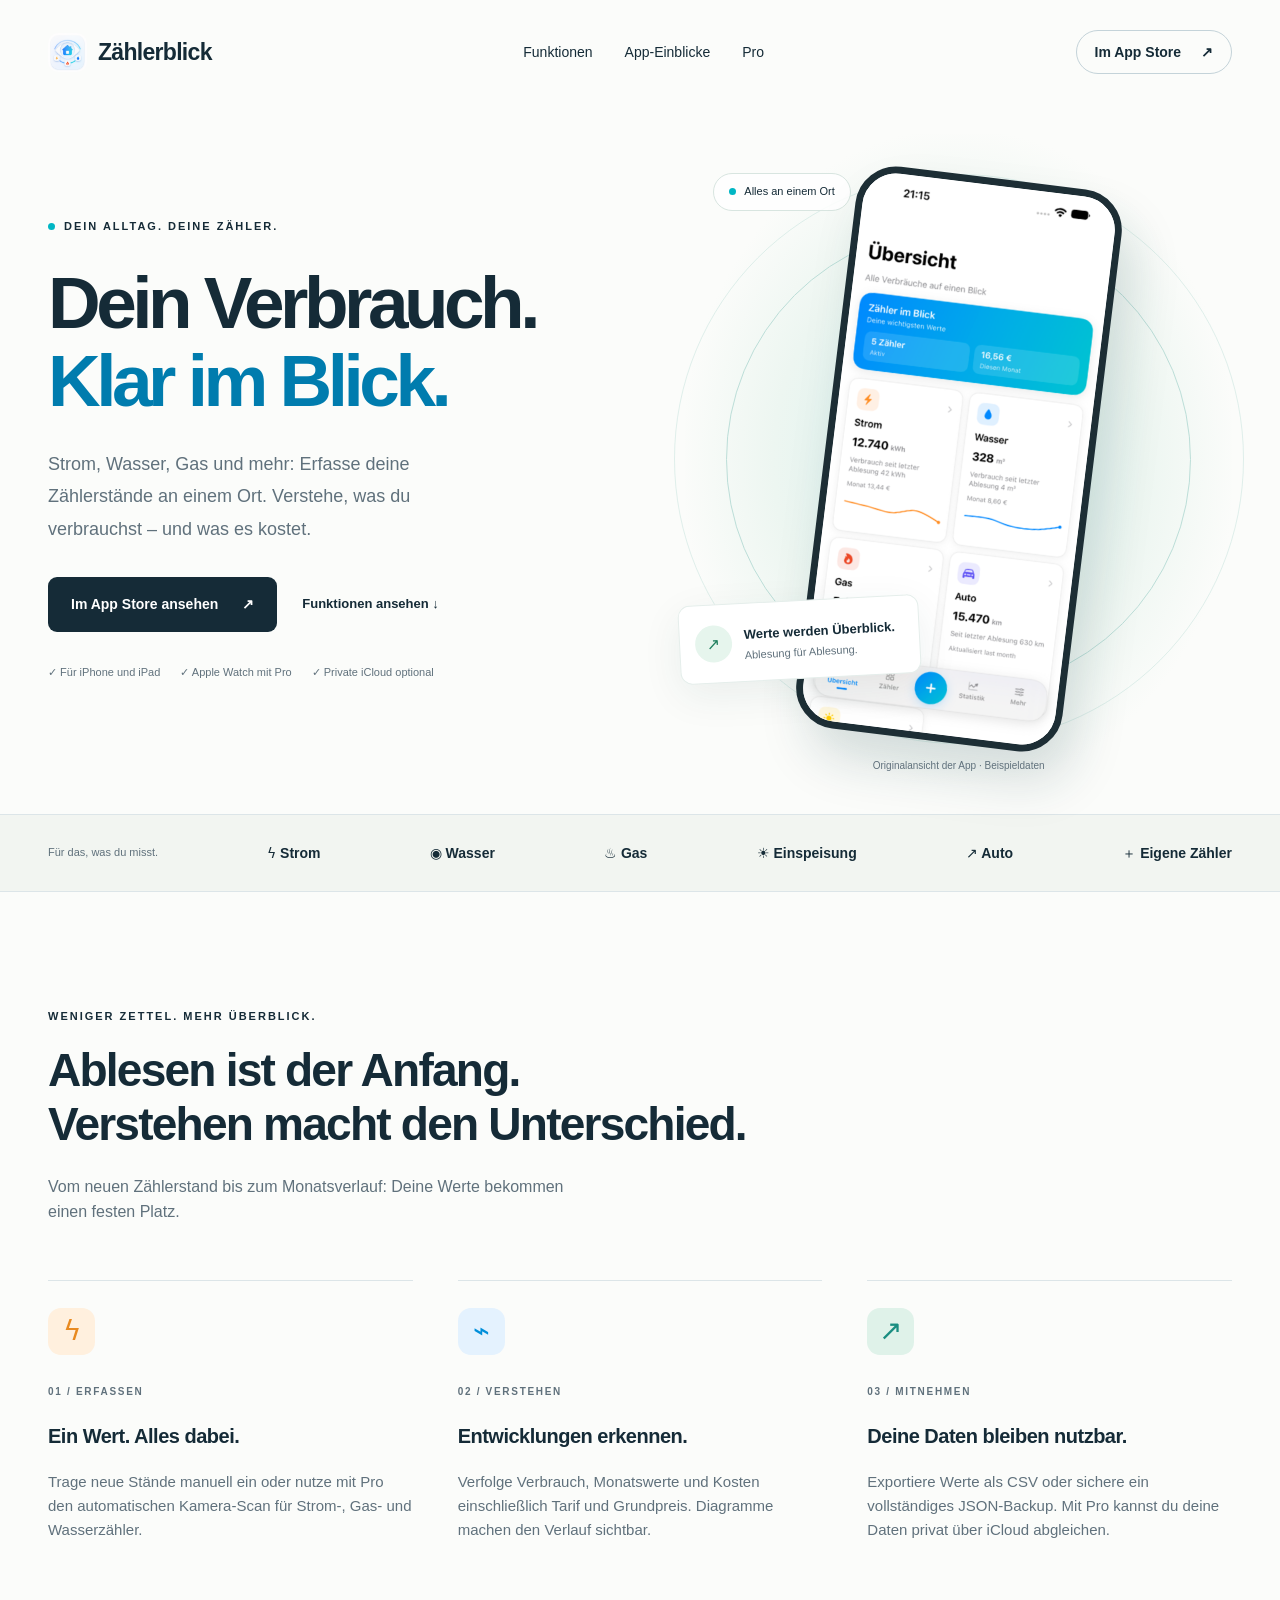
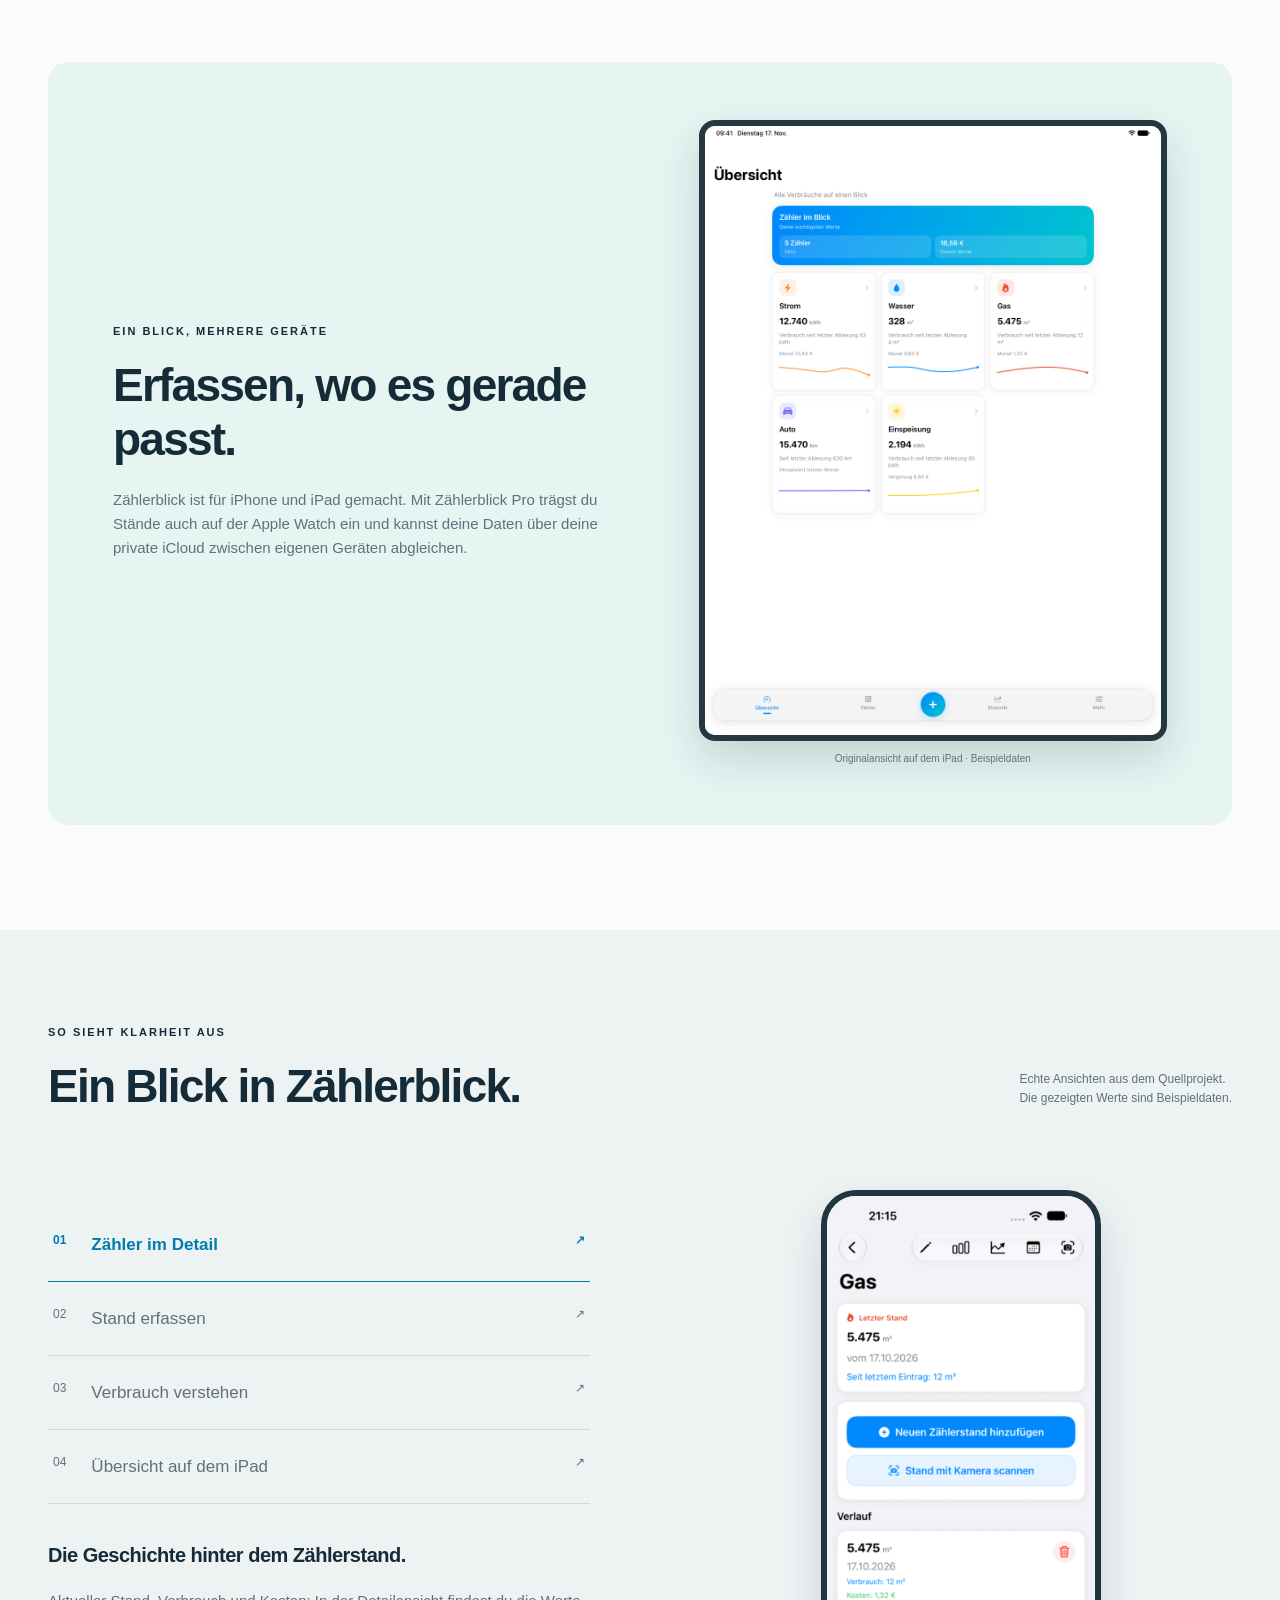
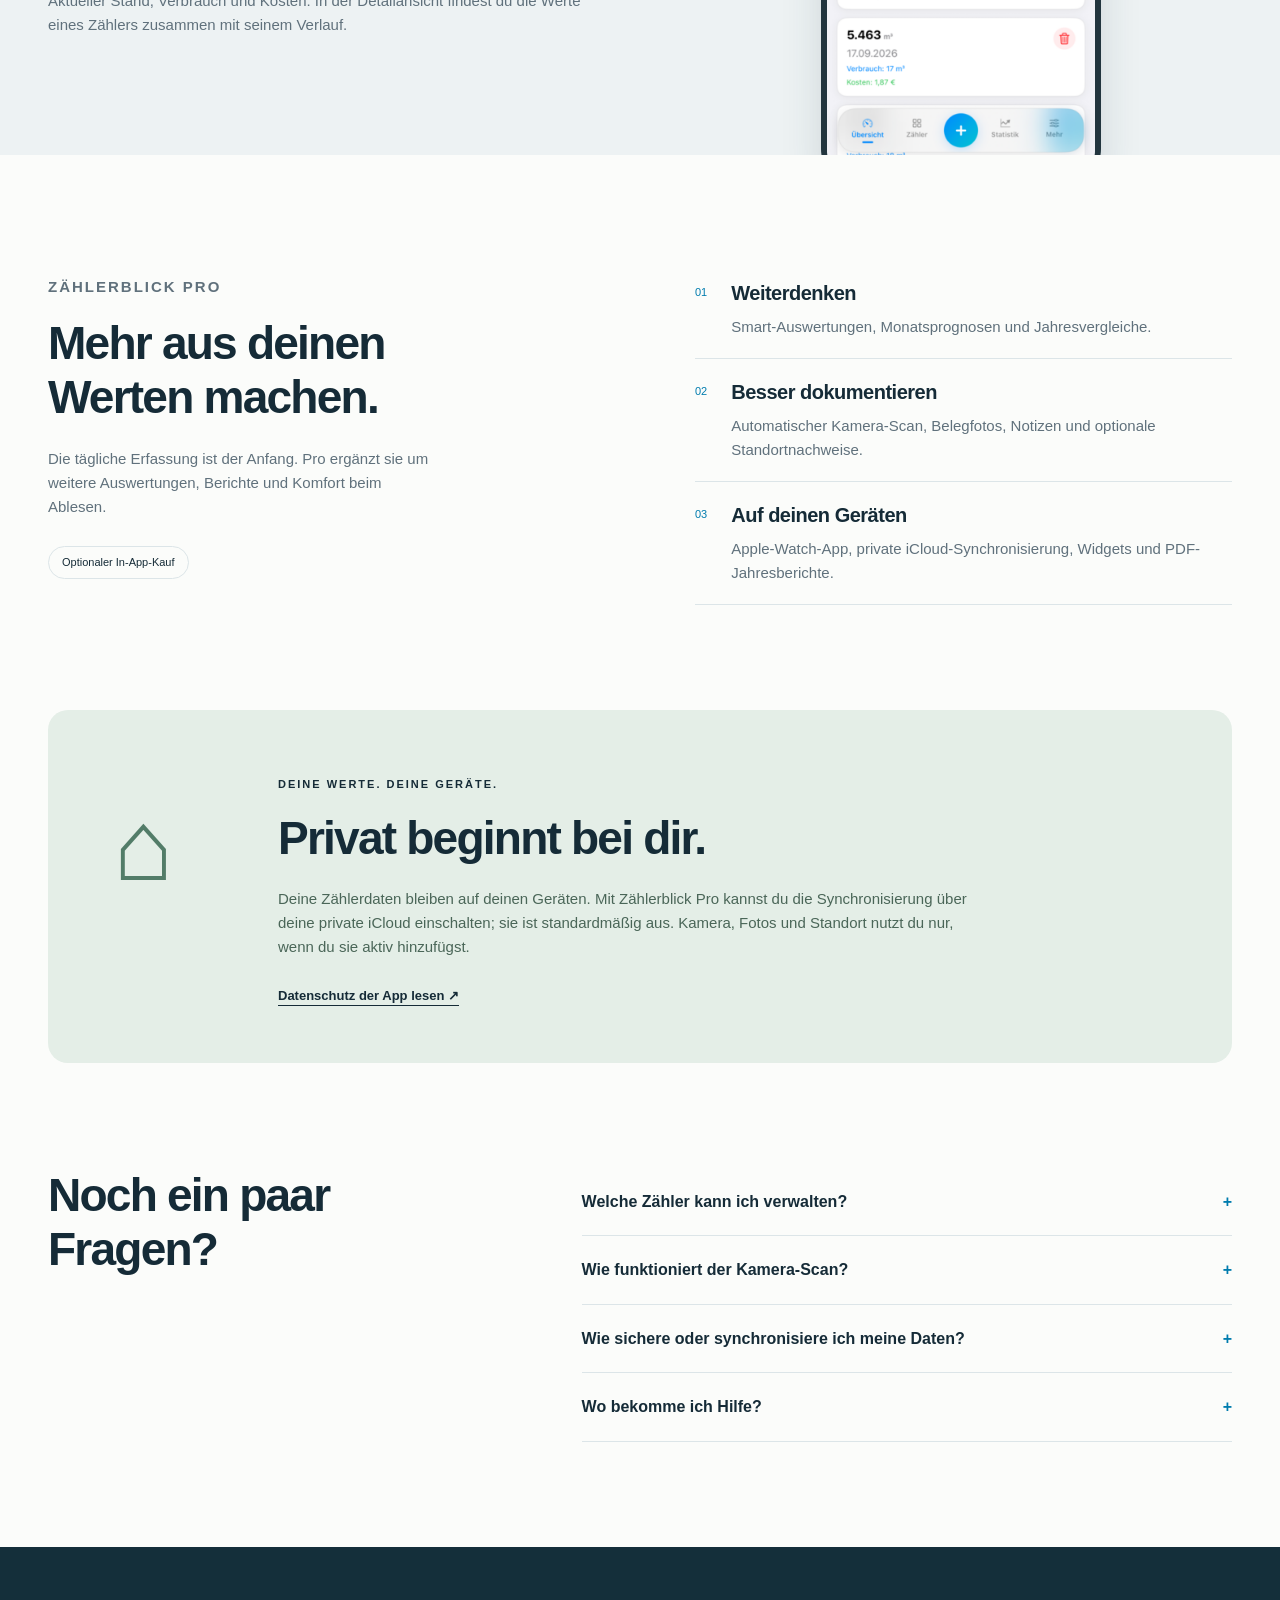
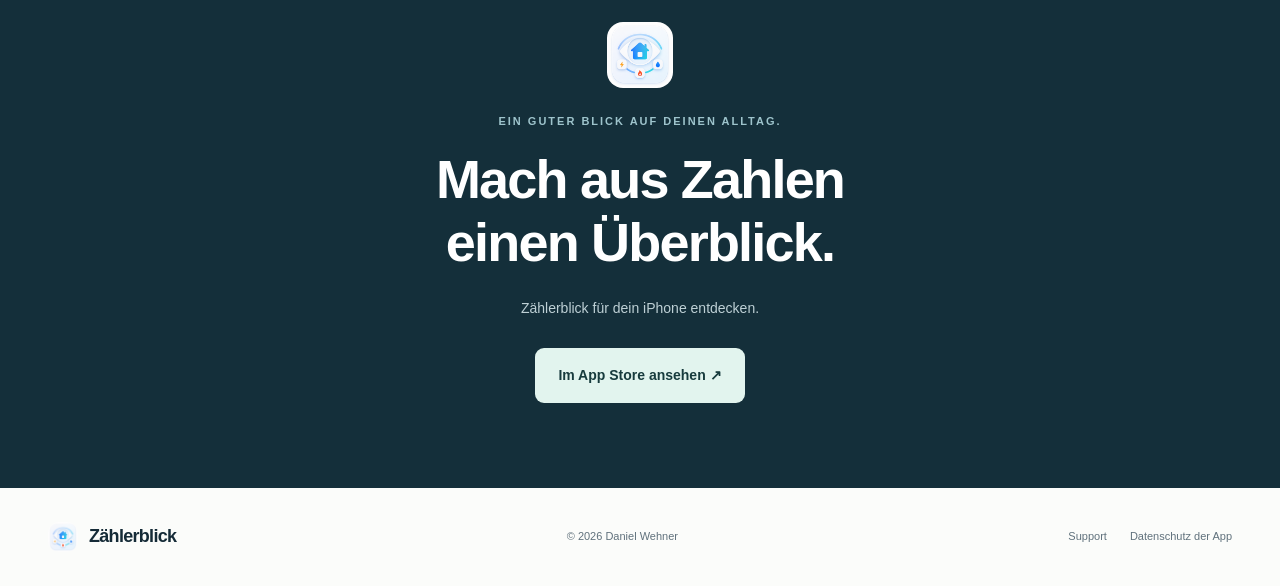
<file: index.html>
<!doctype html>
<html lang="de">
<head>
<meta charset="utf-8">
<meta name="viewport" content="width=device-width,initial-scale=1">
<title>Zählerblick – Dein Verbrauch. Klar im Blick.</title>
<meta name="description" content="Zählerstände erfassen, Verbrauch verstehen und Kosten im Blick behalten. Entdecke Zählerblick für iPhone mit echten Einblicken in die App.">
<link rel="icon" href="assets/icon.png">
<link rel="stylesheet" href="styles.css">
<script src="script.js" defer>
</script>
</head>
<body>
<a class="skip" href="#inhalt">Zum Inhalt</a>
<header class="header wrap">
<a class="brand" href="#">
<img src="assets/icon.png" alt="">Zählerblick</a>
<nav aria-label="Hauptnavigation">
<a href="#funktionen">Funktionen</a>
<a href="#einblicke">App-Einblicke</a>
<a href="#pro">Pro</a>
</nav>
<a class="nav-cta" href="https://apps.apple.com/de/app/z%C3%A4hlerblick/id6796361270">Im App Store <span>↗</span>
</a>
</header>
<main id="inhalt">
<section class="hero wrap">
<div class="hero-copy">
<p class="eyebrow">
<span class="dot">
</span> DEIN ALLTAG. DEINE ZÄHLER.</p>
<h1>Dein Verbrauch.<br>
<span>Klar im Blick.</span>
</h1>
<p class="lead">Strom, Wasser, Gas und mehr: Erfasse deine Zählerstände an einem Ort. Verstehe, was du verbrauchst – und was es kostet.</p>
<div class="actions">
<a class="button" href="https://apps.apple.com/de/app/z%C3%A4hlerblick/id6796361270">Im App Store ansehen <span>↗</span>
</a>
<a class="quiet" href="#funktionen">Funktionen ansehen ↓</a>
</div>
<div class="hero-notes">
<span>✓ Für iPhone und iPad</span>
<span>✓ Apple Watch mit Pro</span>
<span>✓ Private iCloud optional</span>
</div>
</div>
<div class="visual">
<div class="orbit orbit-one">
</div>
<div class="orbit orbit-two">
</div>
<span class="visual-tag">
<span class="dot">
</span> Alles an einem Ort</span>
<div class="phone">
<img src="assets/overview.png" alt="Original-Screenshot: Zählerblick Übersicht mit Strom, Wasser, Gas und Auto" fetchpriority="high">
</div>
<div class="float-label">
<span class="mini-icon">↗</span>
<div>
<strong>Werte werden Überblick.</strong>
<small>Ablesung für Ablesung.</small>
</div>
</div>
<span class="shot-note">Originalansicht der App · Beispieldaten</span>
</div>
</section>
<section class="meter-band" aria-label="Unterstützte Zählertypen">
<div class="wrap meter-types">
<span>Für das, was du misst.</span>
<b>ϟ Strom</b>
<b>◉ Wasser</b>
<b>♨ Gas</b>
<b>☀ Einspeisung</b>
<b>↗ Auto</b>
<b>＋ Eigene Zähler</b>
</div>
</section>
<section class="section wrap" id="funktionen">
<div class="section-head">
<p class="eyebrow">WENIGER ZETTEL. MEHR ÜBERBLICK.</p>
<h2>Ablesen ist der Anfang.<br>Verstehen macht den Unterschied.</h2>
<p>Vom neuen Zählerstand bis zum Monatsverlauf: Deine Werte bekommen einen festen Platz.</p>
</div>
<div class="features">
<article>
<span class="feature-symbol orange">ϟ</span>
<span class="num">01 / ERFASSEN</span>
<h3>Ein Wert. Alles dabei.</h3>
<p>Trage neue Stände manuell ein oder nutze mit Pro den automatischen Kamera-Scan für Strom-, Gas- und Wasserzähler.</p>
</article>
<article>
<span class="feature-symbol blue">⌁</span>
<span class="num">02 / VERSTEHEN</span>
<h3>Entwicklungen erkennen.</h3>
<p>Verfolge Verbrauch, Monatswerte und Kosten einschließlich Tarif und Grundpreis. Diagramme machen den Verlauf sichtbar.</p>
</article>
<article>
<span class="feature-symbol teal">↗</span>
<span class="num">03 / MITNEHMEN</span>
<h3>Deine Daten bleiben nutzbar.</h3>
<p>Exportiere Werte als CSV oder sichere ein vollständiges JSON-Backup. Mit Pro kannst du deine Daten privat über iCloud abgleichen.</p>
</article>
</div>
</section>
<section class="platforms wrap" aria-label="Zählerblick auf deinen Geräten">
<div>
<p class="eyebrow">EIN BLICK, MEHRERE GERÄTE</p>
<h2>Erfassen, wo es gerade passt.</h2>
<p>Zählerblick ist für iPhone und iPad gemacht. Mit Zählerblick Pro trägst du Stände auch auf der Apple Watch ein und kannst deine Daten über deine private iCloud zwischen eigenen Geräten abgleichen.</p>
</div>
<figure>
<img src="assets/ipad-overview.png" alt="Original-Screenshot von Zählerblick auf dem iPad mit Zählerübersicht" loading="lazy">
<figcaption>Originalansicht auf dem iPad · Beispieldaten</figcaption>
</figure>
</section>
<section class="showcase" id="einblicke">
<div class="wrap">
<div class="showcase-heading">
<div>
<p class="eyebrow">SO SIEHT KLARHEIT AUS</p>
<h2>Ein Blick in Zählerblick.</h2>
</div>
<p>Echte Ansichten aus dem Quellprojekt.<br>Die gezeigten Werte sind Beispieldaten.</p>
</div>
<div class="app-tour">
<div class="tour-copy">
<div class="tour-tabs" role="tablist" aria-label="App-Ansichten">
<button role="tab" id="tab-detail" aria-controls="tour-panel" aria-selected="true" data-screen="detail">01 <span>Zähler im Detail</span> ↗</button>
<button role="tab" id="tab-entry" aria-controls="tour-panel" aria-selected="false" tabindex="-1" data-screen="entry">02 <span>Stand erfassen</span> ↗</button>
<button role="tab" id="tab-statistics" aria-controls="tour-panel" aria-selected="false" tabindex="-1" data-screen="statistics">03 <span>Verbrauch verstehen</span> ↗</button>
<button role="tab" id="tab-ipad" aria-controls="tour-panel" aria-selected="false" tabindex="-1" data-screen="ipad">04 <span>Übersicht auf dem iPad</span> ↗</button>
</div>
<div id="tour-panel" role="tabpanel" aria-labelledby="tab-detail" tabindex="0">
<h3 id="tour-title">Die Geschichte hinter dem Zählerstand.</h3>
<p id="tour-description">Aktueller Stand, Verbrauch und Kosten: In der Detailansicht findest du die Werte eines Zählers zusammen mit seinem Verlauf.</p>
</div>
</div>
<div class="tour-image">
<img id="tour-shot" src="assets/detail.png" alt="Original-Screenshot der Gaszähler-Detailansicht" loading="lazy">
</div>
</div>
</div>
</section>
<section class="section wrap pro" id="pro">
<div>
<p class="eyebrow">ZÄHLERBLICK PRO</p>
<h2>Mehr aus deinen<br>Werten machen.</h2>
<p>Die tägliche Erfassung ist der Anfang. Pro ergänzt sie um weitere Auswertungen, Berichte und Komfort beim Ablesen.</p>
<span class="pill">Optionaler In-App-Kauf</span>
</div>
<div class="pro-list">
<article>
<span>01</span>
<div>
<h3>Weiterdenken</h3>
<p>Smart-Auswertungen, Monatsprognosen und Jahresvergleiche.</p>
</div>
</article>
<article>
<span>02</span>
<div>
<h3>Besser dokumentieren</h3>
<p>Automatischer Kamera-Scan, Belegfotos, Notizen und optionale Standortnachweise.</p>
</div>
</article>
<article>
<span>03</span>
<div>
<h3>Auf deinen Geräten</h3>
<p>Apple-Watch-App, private iCloud-Synchronisierung, Widgets und PDF-Jahresberichte.</p>
</div>
</article>
</div>
</section>
<section class="privacy wrap">
<div class="privacy-mark">⌂</div>
<div>
<p class="eyebrow">DEINE WERTE. DEINE GERÄTE.</p>
<h2>Privat beginnt bei dir.</h2>
<p>Deine Zählerdaten bleiben auf deinen Geräten. Mit Zählerblick Pro kannst du die Synchronisierung über deine private iCloud einschalten; sie ist standardmäßig aus. Kamera, Fotos und Standort nutzt du nur, wenn du sie aktiv hinzufügst.</p>
<a href="datenschutz.html" class="text-link">Datenschutz der App lesen ↗</a>
</div>
</section>
<section class="section wrap faq">
<h2>Noch ein paar<br>Fragen?</h2>
<div>
<details>
<summary>Welche Zähler kann ich verwalten?</summary>
<p>Strom, Wasser, Gas, Einspeisung, Fahrzeugstände und eigene Kategorien mit individueller Einheit.</p>
</details>
<details>
<summary>Wie funktioniert der Kamera-Scan?</summary>
<p>Mit Pro hältst du den Zähler in den Rahmen. Bei Strom-, Gas- und Wasserzählern nimmt die App das Bild automatisch auf und legt den erkannten Stand zur Bestätigung vor. Du kannst den Wert vor dem Speichern prüfen und ändern.</p>
</details>
<details>
<summary>Wie sichere oder synchronisiere ich meine Daten?</summary>
<p>Über den Export kannst du ein vollständiges JSON-Backup erstellen und später wieder importieren. CSV steht für die Weiterverarbeitung deiner Werte bereit. Mit Pro kannst du die Synchronisierung über deine private iCloud aktivieren.</p>
</details>
<details>
<summary>Wo bekomme ich Hilfe?</summary>
<p>Schreibe an <a href="mailto:hej@dee-wayner.com">hej@dee-wayner.com</a>. Weitere Hinweise findest du auf der <a href="support.html">Supportseite</a>.</p>
</details>
</div>
</section>
<section class="closing" id="entdecken">
<div class="wrap">
<img src="assets/icon.png" alt="" loading="lazy">
<p class="eyebrow">EIN GUTER BLICK AUF DEINEN ALLTAG.</p>
<h2>Mach aus Zahlen<br>einen Überblick.</h2>
<p>Zählerblick für dein iPhone entdecken.</p>
<a class="button" href="https://apps.apple.com/de/app/z%C3%A4hlerblick/id6796361270">Im App Store ansehen ↗</a>
</div>
</section>
</main>
<footer class="wrap">
<a class="brand" href="#">
<img src="assets/icon.png" alt="">Zählerblick</a>
<span>© 2026 Daniel Wehner</span>
<div>
<a href="support.html">Support</a>
<a href="datenschutz.html">Datenschutz der App</a>
</div>
</footer>
</body>
</html>
</file>
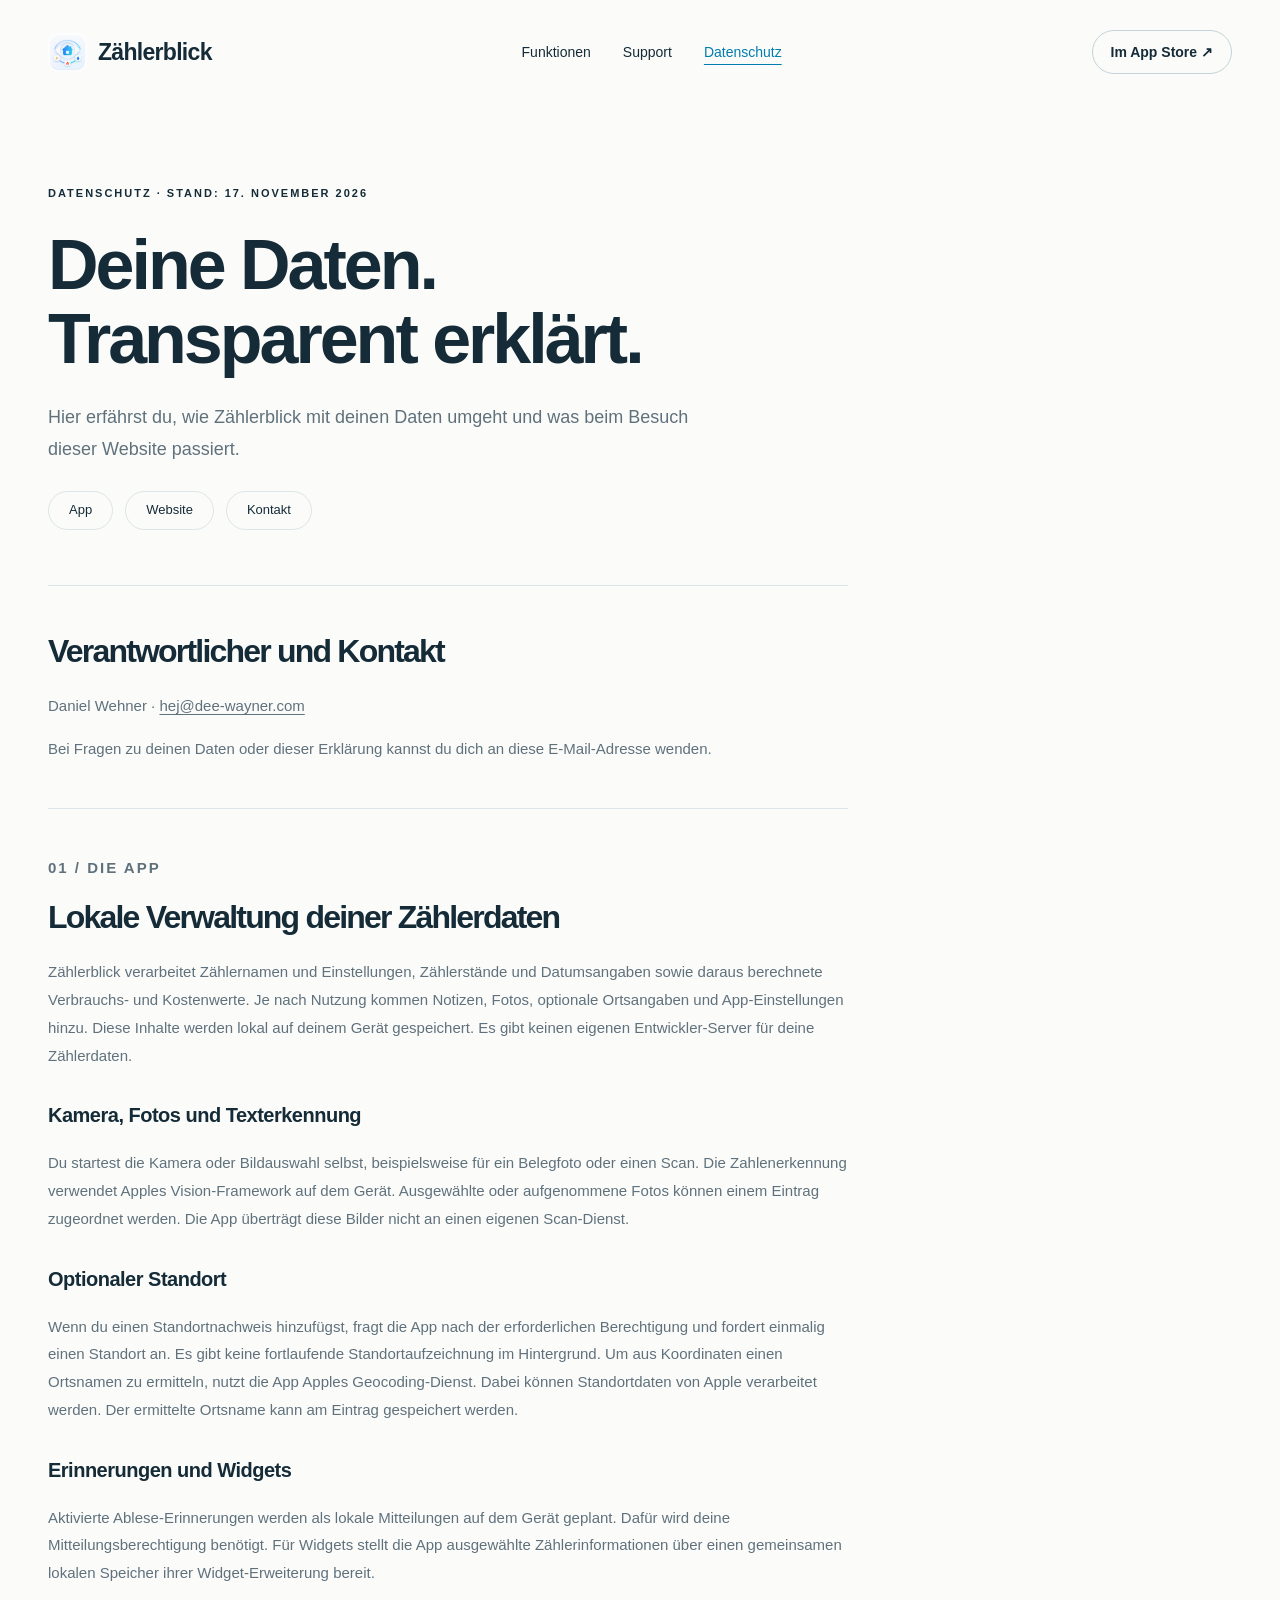
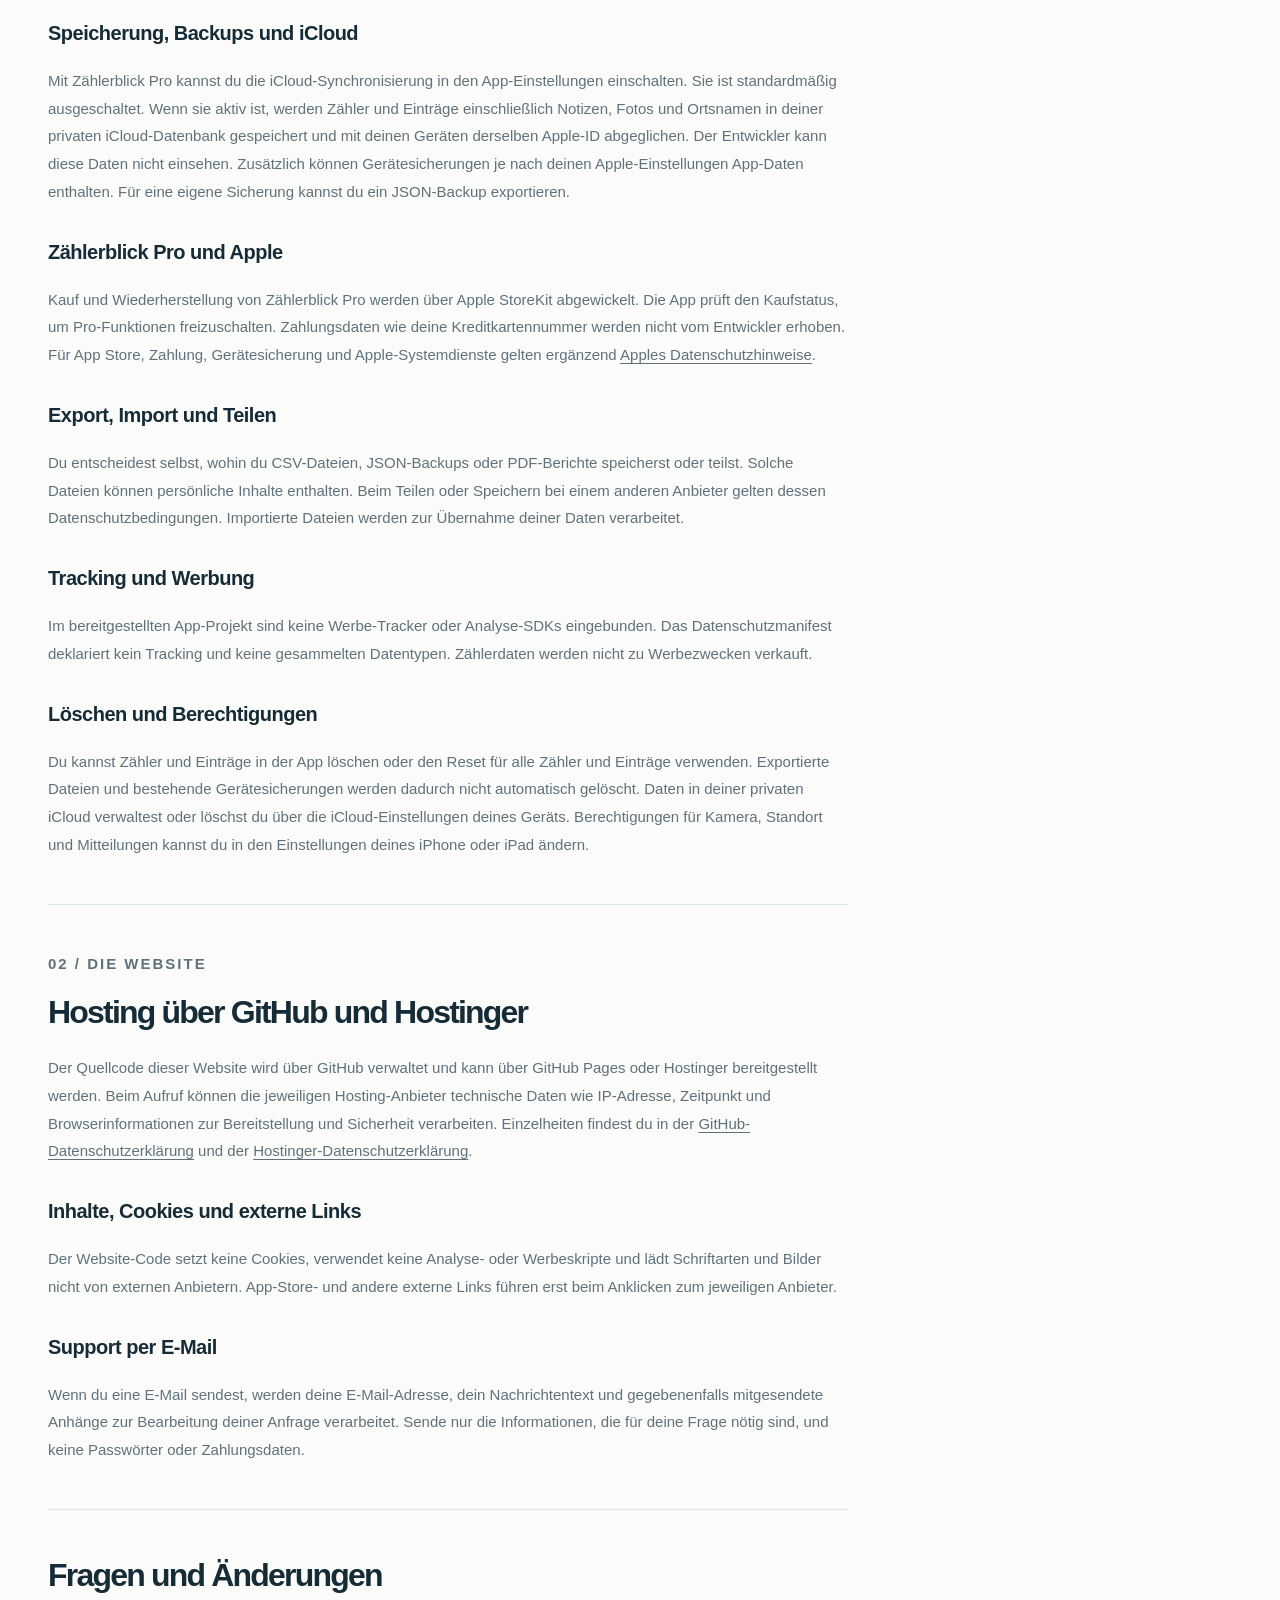
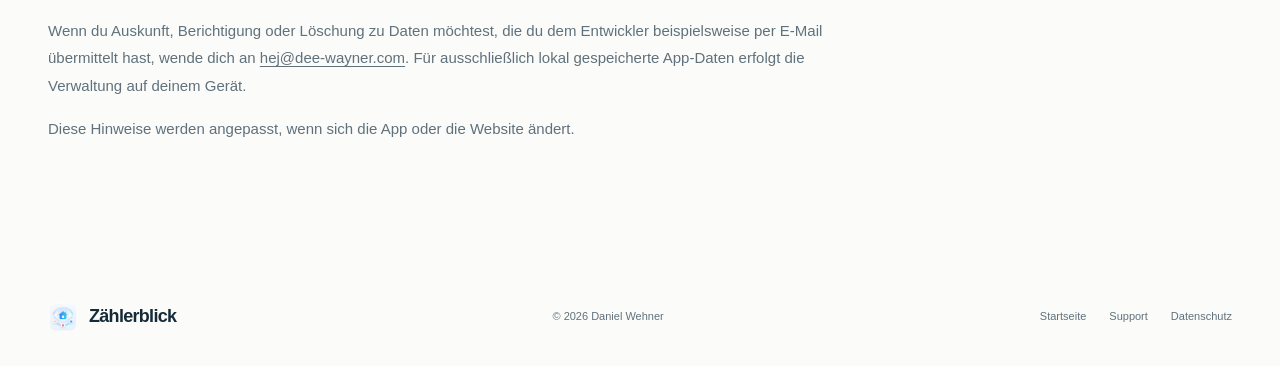
<file: datenschutz.html>
<!doctype html>
<html lang="de">
<head>
<meta charset="utf-8">
<meta name="viewport" content="width=device-width,initial-scale=1">
<title>Datenschutz – Zählerblick</title>
<meta name="description" content="Datenschutzhinweise für die Zählerblick-App und die über GitHub und Hostinger bereitgestellte Website.">
<link rel="icon" href="assets/icon.png">
<link rel="stylesheet" href="styles.css">
</head>
<body>
<a class="skip" href="#inhalt">Zum Inhalt</a>
<header class="header wrap">
<a class="brand" href="index.html">
<img src="assets/icon.png" alt="">Zählerblick</a>
<nav aria-label="Hauptnavigation">
<a href="index.html#funktionen">Funktionen</a>
<a href="support.html" >Support</a>
<a href="datenschutz.html" aria-current="page">Datenschutz</a>
</nav>
<a class="nav-cta" href="https://apps.apple.com/de/app/z%C3%A4hlerblick/id6796361270">Im App Store ↗</a>
</header>
<main id="inhalt" class="help-page wrap">
<section class="help-intro">
<p class="eyebrow">DATENSCHUTZ · STAND: 17. NOVEMBER 2026</p>
<h1>Deine Daten.<br>Transparent erklärt.</h1>
<p class="lead">Hier erfährst du, wie Zählerblick mit deinen Daten umgeht und was beim Besuch dieser Website passiert.</p>
<div class="privacy-links">
<a href="#app">App</a>
<a href="#website">Website</a>
<a href="#kontakt">Kontakt</a>
</div>
</section>
<div class="privacy-document">
<section id="kontakt">
<h2>Verantwortlicher und Kontakt</h2>
<p>Daniel Wehner · <a href="mailto:hej@dee-wayner.com">hej@dee-wayner.com</a>
</p>
<p>Bei Fragen zu deinen Daten oder dieser Erklärung kannst du dich an diese E-Mail-Adresse wenden.</p>
</section>
<section id="app">
<p class="eyebrow">01 / DIE APP</p>
<h2>Lokale Verwaltung deiner Zählerdaten</h2>
<p>Zählerblick verarbeitet Zählernamen und Einstellungen, Zählerstände und Datumsangaben sowie daraus berechnete Verbrauchs- und Kostenwerte. Je nach Nutzung kommen Notizen, Fotos, optionale Ortsangaben und App-Einstellungen hinzu. Diese Inhalte werden lokal auf deinem Gerät gespeichert. Es gibt keinen eigenen Entwickler-Server für deine Zählerdaten.</p>
<h3>Kamera, Fotos und Texterkennung</h3>
<p>Du startest die Kamera oder Bildauswahl selbst, beispielsweise für ein Belegfoto oder einen Scan. Die Zahlenerkennung verwendet Apples Vision-Framework auf dem Gerät. Ausgewählte oder aufgenommene Fotos können einem Eintrag zugeordnet werden. Die App überträgt diese Bilder nicht an einen eigenen Scan-Dienst.</p>
<h3>Optionaler Standort</h3>
<p>Wenn du einen Standortnachweis hinzufügst, fragt die App nach der erforderlichen Berechtigung und fordert einmalig einen Standort an. Es gibt keine fortlaufende Standortaufzeichnung im Hintergrund. Um aus Koordinaten einen Ortsnamen zu ermitteln, nutzt die App Apples Geocoding-Dienst. Dabei können Standortdaten von Apple verarbeitet werden. Der ermittelte Ortsname kann am Eintrag gespeichert werden.</p>
<h3>Erinnerungen und Widgets</h3>
<p>Aktivierte Ablese-Erinnerungen werden als lokale Mitteilungen auf dem Gerät geplant. Dafür wird deine Mitteilungsberechtigung benötigt. Für Widgets stellt die App ausgewählte Zählerinformationen über einen gemeinsamen lokalen Speicher ihrer Widget-Erweiterung bereit.</p>
<h3>Speicherung, Backups und iCloud</h3>
<p>Mit Zählerblick Pro kannst du die iCloud-Synchronisierung in den App-Einstellungen einschalten. Sie ist standardmäßig ausgeschaltet. Wenn sie aktiv ist, werden Zähler und Einträge einschließlich Notizen, Fotos und Ortsnamen in deiner privaten iCloud-Datenbank gespeichert und mit deinen Geräten derselben Apple-ID abgeglichen. Der Entwickler kann diese Daten nicht einsehen. Zusätzlich können Gerätesicherungen je nach deinen Apple-Einstellungen App-Daten enthalten. Für eine eigene Sicherung kannst du ein JSON-Backup exportieren.</p>
<h3>Zählerblick Pro und Apple</h3>
<p>Kauf und Wiederherstellung von Zählerblick Pro werden über Apple StoreKit abgewickelt. Die App prüft den Kaufstatus, um Pro-Funktionen freizuschalten. Zahlungsdaten wie deine Kreditkartennummer werden nicht vom Entwickler erhoben. Für App Store, Zahlung, Gerätesicherung und Apple-Systemdienste gelten ergänzend <a href="https://www.apple.com/de/legal/privacy/">Apples Datenschutzhinweise</a>.</p>
<h3>Export, Import und Teilen</h3>
<p>Du entscheidest selbst, wohin du CSV-Dateien, JSON-Backups oder PDF-Berichte speicherst oder teilst. Solche Dateien können persönliche Inhalte enthalten. Beim Teilen oder Speichern bei einem anderen Anbieter gelten dessen Datenschutzbedingungen. Importierte Dateien werden zur Übernahme deiner Daten verarbeitet.</p>
<h3>Tracking und Werbung</h3>
<p>Im bereitgestellten App-Projekt sind keine Werbe-Tracker oder Analyse-SDKs eingebunden. Das Datenschutzmanifest deklariert kein Tracking und keine gesammelten Datentypen. Zählerdaten werden nicht zu Werbezwecken verkauft.</p>
<h3>Löschen und Berechtigungen</h3>
<p>Du kannst Zähler und Einträge in der App löschen oder den Reset für alle Zähler und Einträge verwenden. Exportierte Dateien und bestehende Gerätesicherungen werden dadurch nicht automatisch gelöscht. Daten in deiner privaten iCloud verwaltest oder löschst du über die iCloud-Einstellungen deines Geräts. Berechtigungen für Kamera, Standort und Mitteilungen kannst du in den Einstellungen deines iPhone oder iPad ändern.</p>
</section>
<section id="website">
<p class="eyebrow">02 / DIE WEBSITE</p>
<h2>Hosting über GitHub und Hostinger</h2>
<p>Der Quellcode dieser Website wird über GitHub verwaltet und kann über GitHub Pages oder Hostinger bereitgestellt werden. Beim Aufruf können die jeweiligen Hosting-Anbieter technische Daten wie IP-Adresse, Zeitpunkt und Browserinformationen zur Bereitstellung und Sicherheit verarbeiten. Einzelheiten findest du in der <a href="https://docs.github.com/en/site-policy/privacy-policies/github-general-privacy-statement">GitHub-Datenschutzerklärung</a> und der <a href="https://www.hostinger.com/legal/privacy-policy">Hostinger-Datenschutzerklärung</a>.</p>
<h3>Inhalte, Cookies und externe Links</h3>
<p>Der Website-Code setzt keine Cookies, verwendet keine Analyse- oder Werbeskripte und lädt Schriftarten und Bilder nicht von externen Anbietern. App-Store- und andere externe Links führen erst beim Anklicken zum jeweiligen Anbieter.</p>
<h3>Support per E-Mail</h3>
<p>Wenn du eine E-Mail sendest, werden deine E-Mail-Adresse, dein Nachrichtentext und gegebenenfalls mitgesendete Anhänge zur Bearbeitung deiner Anfrage verarbeitet. Sende nur die Informationen, die für deine Frage nötig sind, und keine Passwörter oder Zahlungsdaten.</p>
</section>
<section>
<h2>Fragen und Änderungen</h2>
<p>Wenn du Auskunft, Berichtigung oder Löschung zu Daten möchtest, die du dem Entwickler beispielsweise per E-Mail übermittelt hast, wende dich an <a href="mailto:hej@dee-wayner.com">hej@dee-wayner.com</a>. Für ausschließlich lokal gespeicherte App-Daten erfolgt die Verwaltung auf deinem Gerät.</p>
<p>Diese Hinweise werden angepasst, wenn sich die App oder die Website ändert.</p>
</section>
</div>
</main>
<footer class="wrap">
<a class="brand" href="index.html">
<img src="assets/icon.png" alt="">Zählerblick</a>
<span>© 2026 Daniel Wehner</span>
<div>
<a href="index.html">Startseite</a>
<a href="support.html">Support</a>
<a href="datenschutz.html">Datenschutz</a>
</div>
</footer>
</body>
</html>
</file>
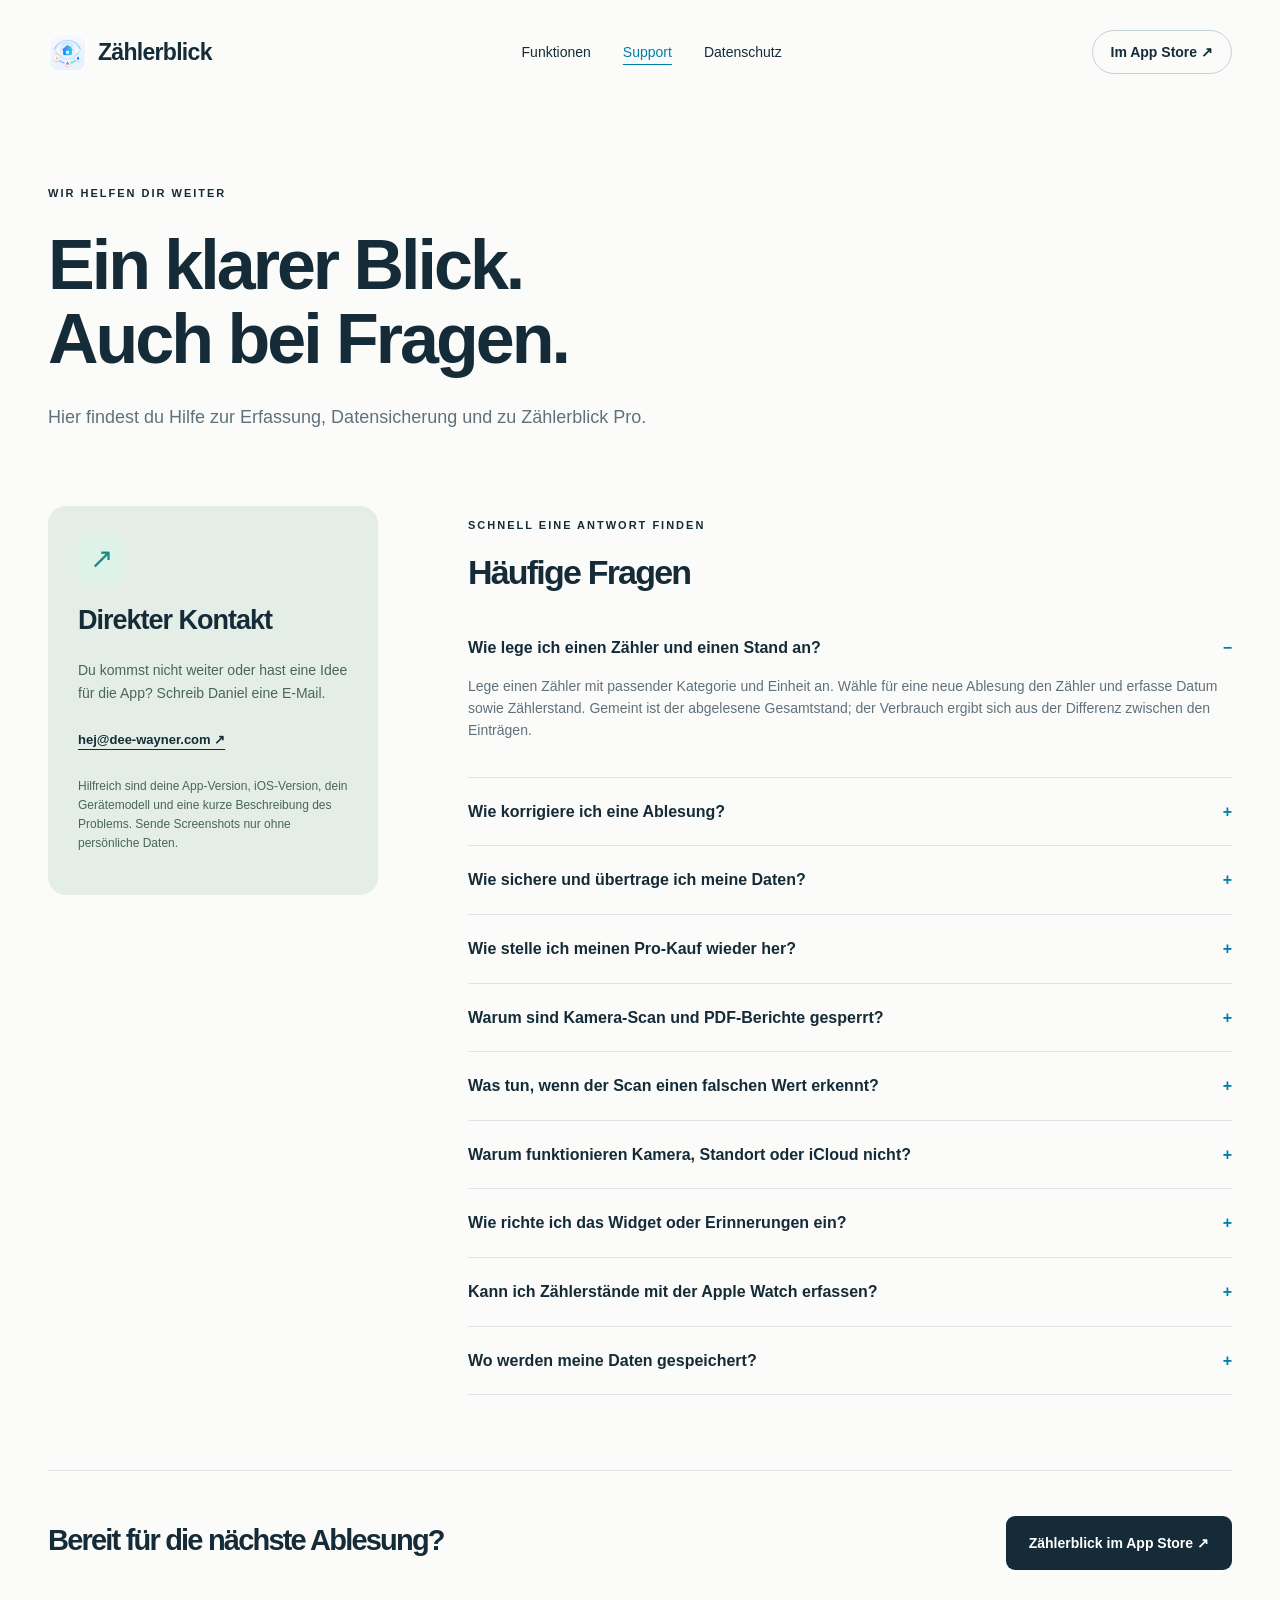
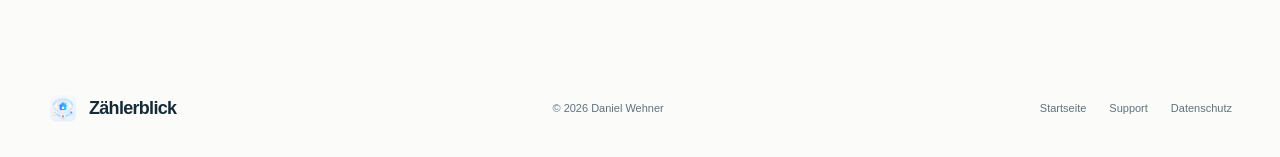
<file: support.html>
<!doctype html>
<html lang="de">
<head>
<meta charset="utf-8">
<meta name="viewport" content="width=device-width,initial-scale=1">
<title>Support – Zählerblick</title>
<meta name="description" content="Hilfe zu Zählerblick: Zählerstände, Backups, Pro-Käufe, Kamera und Erinnerungen.">
<link rel="icon" href="assets/icon.png">
<link rel="stylesheet" href="styles.css">
</head>
<body>
<a class="skip" href="#inhalt">Zum Inhalt</a>
<header class="header wrap">
<a class="brand" href="index.html">
<img src="assets/icon.png" alt="">Zählerblick</a>
<nav aria-label="Hauptnavigation">
<a href="index.html#funktionen">Funktionen</a>
<a href="support.html" aria-current="page">Support</a>
<a href="datenschutz.html" >Datenschutz</a>
</nav>
<a class="nav-cta" href="https://apps.apple.com/de/app/z%C3%A4hlerblick/id6796361270">Im App Store ↗</a>
</header>
<main id="inhalt" class="help-page wrap">
<section class="help-intro">
<p class="eyebrow">WIR HELFEN DIR WEITER</p>
<h1>Ein klarer Blick.<br>Auch bei Fragen.</h1>
<p class="lead">Hier findest du Hilfe zur Erfassung, Datensicherung und zu Zählerblick Pro.</p>
</section>
<div class="help-layout">
<aside class="contact-box">
<span class="feature-symbol teal">↗</span>
<h2>Direkter Kontakt</h2>
<p>Du kommst nicht weiter oder hast eine Idee für die App? Schreib Daniel eine E-Mail.</p>
<a class="text-link" href="mailto:hej@dee-wayner.com?subject=Z%C3%A4hlerblick%20Support">hej@dee-wayner.com ↗</a>
<p class="small">Hilfreich sind deine App-Version, iOS-Version, dein Gerätemodell und eine kurze Beschreibung des Problems. Sende Screenshots nur ohne persönliche Daten.</p>
</aside>
<section class="help-questions" aria-labelledby="fragen">
<p class="eyebrow">SCHNELL EINE ANTWORT FINDEN</p>
<h2 id="fragen">Häufige Fragen</h2>
<details open>
<summary>Wie lege ich einen Zähler und einen Stand an?</summary>
<p>Lege einen Zähler mit passender Kategorie und Einheit an. Wähle für eine neue Ablesung den Zähler und erfasse Datum sowie Zählerstand. Gemeint ist der abgelesene Gesamtstand; der Verbrauch ergibt sich aus der Differenz zwischen den Einträgen.</p>
</details>
<details>
<summary>Wie korrigiere ich eine Ablesung?</summary>
<p>Öffne den betreffenden Zähler und bearbeite den Eintrag in seinem Verlauf. Prüfe dabei Zählerstand, Datum und Einheit. Sichere wichtige Daten vor umfangreichen Änderungen.</p>
</details>
<details>
<summary>Wie sichere und übertrage ich meine Daten?</summary>
<p>Öffne „Mehr“ und wähle „Backup exportieren“, um eine vollständige JSON-Sicherung zu erstellen. Bewahre sie an einem sicheren Ort auf. Über „Importieren“ kannst du ein Backup oder eine CSV-Datei einlesen. „CSV exportieren“ bietet einen Tabellenexport zur Weiterverarbeitung.</p>
<p>Mit Zählerblick Pro kannst du die iCloud-Synchronisierung in den App-Einstellungen aktivieren. Sie ist standardmäßig ausgeschaltet. Für eine zusätzliche, unabhängige Sicherung kannst du weiterhin ein JSON-Backup exportieren.</p>
</details>
<details>
<summary>Wie stelle ich meinen Pro-Kauf wieder her?</summary>
<p>Öffne „Mehr“ und den Bereich für Zählerblick Pro. Wähle dort „Käufe wiederherstellen“. Verwende denselben Apple Account, mit dem du den Kauf getätigt hast. Bei Problemen schreib dem Support – Zahlungsdaten oder Passwörter werden dafür nicht benötigt.</p>
</details>
<details>
<summary>Warum sind Kamera-Scan und PDF-Berichte gesperrt?</summary>
<p>Der automatische Kamera-Scan, Belegfotos, Notizen, optionale Standortnachweise, Widgets, Apple-Watch-App, iCloud-Synchronisierung und erweiterte Auswertungen einschließlich PDF-Jahresberichten gehören zu Zählerblick Pro. Die Freischaltung findest du in der App.</p>
</details>
<details>
<summary>Was tun, wenn der Scan einen falschen Wert erkennt?</summary>
<p>Halte den Zähler ruhig im Rahmen und achte auf gute Beleuchtung. Bei Strom-, Gas- und Wasserzählern nimmt der Scan automatisch ein Foto auf. Prüfe den erkannten Stand vor dem Speichern; du kannst ihn jederzeit manuell ändern.</p>
</details>
<details>
<summary>Warum funktionieren Kamera, Standort oder iCloud nicht?</summary>
<p>Prüfe in den Einstellungen deines iPhone oder iPad die Berechtigungen für Zählerblick. Kamera und Standort werden nur für aktiv gestartete Funktionen benötigt. Für iCloud-Synchronisierung müssen Zählerblick Pro und iCloud mit derselben Apple-ID verfügbar sein.</p>
</details>
<details>
<summary>Wie richte ich das Widget oder Erinnerungen ein?</summary>
<p>Füge Zählerblick über die Widget-Auswahl deines iPhone- oder iPad-Homescreens hinzu. Widgets sind eine Pro-Funktion. Ablese-Erinnerungen kannst du in der App konfigurieren; dafür müssen Mitteilungen erlaubt sein.</p>
 </details>
<details>
<summary>Kann ich Zählerstände mit der Apple Watch erfassen?</summary>
<p>Ja. Mit Zählerblick Pro überträgt dein iPhone deine Zähler auf die gekoppelte Apple Watch. Dort kannst du einen Zähler auswählen und einen neuen Stand eintragen. Die Watch synchronisiert ihn mit deinem iPhone.</p>
</details>
<details>
<summary>Wo werden meine Daten gespeichert?</summary>
<p>Deine Zählerdaten liegen lokal auf deinem Gerät. Mehr zu Berechtigungen, Exporten und Apple-Diensten steht auf der <a href="datenschutz.html">Datenschutzseite</a>.</p>
</details>
</section>
</div>
<section class="help-bottom">
<h2>Bereit für die nächste Ablesung?</h2>
<a class="button" href="https://apps.apple.com/de/app/z%C3%A4hlerblick/id6796361270">Zählerblick im App Store ↗</a>
</section>
</main>
<footer class="wrap">
<a class="brand" href="index.html">
<img src="assets/icon.png" alt="">Zählerblick</a>
<span>© 2026 Daniel Wehner</span>
<div>
<a href="index.html">Startseite</a>
<a href="support.html">Support</a>
<a href="datenschutz.html">Datenschutz</a>
</div>
</footer>
</body>
</html>
</file>
<file: styles.css>
:root{--ink:#152b37;--muted:#60717c;--blue:#007cae;--cyan:#00b6c4;--line:#dce5e8;--paper:#fbfcfa}*{box-sizing:border-box}html{scroll-behavior:smooth;scroll-padding-top:30px}body{margin:0;color:var(--ink);background:var(--paper);font-family:-apple-system,BlinkMacSystemFont,"Segoe UI",sans-serif;line-height:1.6}a{color:inherit;text-decoration:none}button{font:inherit}img{max-width:100%;display:block}.wrap{width:min(1200px,calc(100% - 96px));margin:auto}.header{height:104px;display:flex;align-items:center;justify-content:space-between;gap:20px}.brand{display:flex;align-items:center;gap:11px;font-size:23px;font-weight:750;letter-spacing:-.7px}.brand img{width:39px;border-radius:10px}nav{display:flex;gap:32px;font-size:14px}nav a:hover,footer a:hover{color:var(--blue)}.nav-cta{border:1px solid #c4d3d9;padding:10px 18px;border-radius:30px;font-size:14px;font-weight:650}.nav-cta span{margin-left:16px}.hero{display:grid;grid-template-columns:1.1fr 1fr;min-height:710px;align-items:center;gap:36px}.hero-copy{padding:25px 0 55px}.eyebrow{font-size:11px;font-weight:750;letter-spacing:2px;display:flex;gap:9px;align-items:center}.dot{width:7px;height:7px;border-radius:50%;background:var(--cyan);display:inline-block}h1{font-size:clamp(52px,5.7vw,79px);line-height:1.06;letter-spacing:-4.5px;margin:29px 0}h1 span{color:var(--blue)}.lead{font-size:18px;max-width:460px;color:var(--muted);line-height:1.8}.actions{display:flex;gap:25px;align-items:center;margin:32px 0}.button{display:inline-flex;align-items:center;gap:24px;background:var(--ink);color:white;padding:16px 23px;border-radius:9px;font-size:14px;font-weight:600;transition:transform .2s,background .2s}.button:hover{transform:translateY(-2px);background:var(--blue)}.quiet{font-size:13px;font-weight:650}.hero-notes{display:flex;gap:20px;font-size:11px;color:var(--muted);margin-top:32px}.visual{position:relative;height:650px;display:flex;align-items:center;justify-content:center;background:radial-gradient(ellipse,#d4f0ed 0%,#edf6f1 48%,transparent 72%)}.orbit{position:absolute;border:1px solid #bcded8;border-radius:50%;width:465px;height:465px}.orbit-two{width:570px;height:570px;opacity:.45}.phone{width:268px;background:#fff;border:7px solid #1d2e35;border-radius:41px;overflow:hidden;transform:rotate(7deg);box-shadow:15px 30px 50px #173b4226;position:relative}.phone img{width:100%}.visual-tag{position:absolute;top:39px;left:28px;border:1px solid #d8e5e0;background:#ffffffd9;padding:9px 15px;border-radius:30px;font-size:11px;display:flex;align-items:center;gap:8px}.float-label{position:absolute;bottom:105px;left:-6px;background:#fff;padding:17px 24px 17px 15px;display:flex;align-items:center;gap:12px;box-shadow:0 12px 40px #1a404013;border:1px solid #e5eeeb;border-radius:12px;transform:rotate(-3deg)}.float-label strong{font-size:13px}.float-label small{display:block;font-size:11px;color:var(--muted)}.mini-icon{background:#e6f5ed;border-radius:50%;width:37px;height:37px;display:grid;place-items:center;color:#21805f}.shot-note{position:absolute;bottom:10px;font-size:10px;color:var(--muted)}.meter-band{border-top:1px solid var(--line);border-bottom:1px solid var(--line);background:#f2f5f1}.meter-types{display:flex;justify-content:space-between;gap:20px;padding:27px 0;align-items:center;font-size:14px}.meter-types>span{font-size:11px;color:var(--muted)}.meter-types b{font-weight:550}.section{padding:105px 0}h2{font-size:clamp(32px,3.6vw,47px);line-height:1.18;letter-spacing:-1.8px;margin:17px 0 22px}.section-head>p:last-child{color:var(--muted);max-width:530px;font-size:16px}.features{display:grid;grid-template-columns:repeat(3,1fr);gap:45px;margin-top:55px}.features article{border-top:1px solid var(--line);padding-top:27px}.feature-symbol{width:47px;height:47px;border-radius:13px;display:grid;place-items:center;font-size:28px;margin-bottom:22px}.orange{color:#e88a21;background:#fff0de}.blue{color:#008fda;background:#e4f2fe}.teal{color:#1a8e81;background:#dff2e9}.num{font-size:10px;letter-spacing:1.7px;color:var(--muted);font-weight:700}h3{font-size:20px;letter-spacing:-.5px;line-height:1.4}.features p,.pro p,.tour-copy p{font-size:15px;color:var(--muted)}.showcase{background:#edf2f3;padding:83px 0 0;overflow:hidden}.showcase-heading{display:flex;justify-content:space-between;align-items:end}.showcase-heading>p{color:var(--muted);font-size:12px;padding-bottom:15px}.app-tour{display:grid;grid-template-columns:1fr 1fr;gap:100px;margin-top:40px;align-items:center}.tour-copy{padding-bottom:70px}.tour-tabs{margin-bottom:37px}.tour-tabs button{display:flex;width:100%;text-align:left;gap:25px;padding:23px 5px;background:none;border:0;border-bottom:1px solid #cedadd;cursor:pointer;color:var(--muted);font-size:12px}.tour-tabs button span{flex:1;font-size:17px}.tour-tabs button[aria-selected=true]{color:var(--blue);border-color:var(--blue);font-weight:700}.tour-image{height:580px;overflow:hidden;text-align:center}.tour-image img{width:280px;margin:15px auto 0;border:6px solid #22353e;border-radius:35px;box-shadow:0 20px 40px #1c3a4325}.pro{display:grid;grid-template-columns:1fr 1fr;gap:110px}.pro>div>p:not(.eyebrow){max-width:395px}.pill{display:inline-block;border:1px solid var(--line);border-radius:30px;padding:7px 13px;font-size:11px;margin-top:12px}.pro-list article{display:flex;gap:24px;padding:19px 0;border-bottom:1px solid var(--line)}.pro-list article>span{font-size:11px;color:var(--blue);padding-top:5px}.pro-list h3{margin:0 0 8px}.pro-list p{margin:0}.privacy{background:#e4eee7;padding:55px 65px;border-radius:20px;display:grid;grid-template-columns:130px 1fr;gap:35px}.privacy-mark{font-size:100px;line-height:1.6;color:#527c68}.privacy p:not(.eyebrow){max-width:710px;color:#4a6658;font-size:15px}.text-link{font-size:13px;font-weight:650;display:inline-block;margin-top:12px;text-decoration:underline;text-underline-offset:5px}.faq{display:grid;grid-template-columns:1fr 1.5fr;gap:100px}.faq h2{margin-top:0}details{border-bottom:1px solid var(--line);padding:21px 0}summary{cursor:pointer;font-size:16px;font-weight:600;list-style:none;display:flex;justify-content:space-between;gap:20px}summary::after{content:'+';color:var(--blue)}details[open] summary::after{content:'−'}details p{color:var(--muted);font-size:14px;max-width:560px}details a{text-decoration:underline}.closing{background:#142f3a;color:white;text-align:center;padding:75px 0 85px}.closing img{width:66px;border-radius:16px;margin:0 auto 25px}.closing .eyebrow{justify-content:center;color:#9ec4cc}.closing h2{font-size:54px}.closing p:not(.eyebrow){color:#bed0d5;font-size:14px}.closing .button{background:#e2f4ee;color:#173b3d;margin-top:15px}footer{display:flex;align-items:center;justify-content:space-between;padding:34px 0;gap:25px}footer .brand{font-size:18px}footer .brand img{width:30px}footer>span,footer>div{font-size:11px;color:var(--muted)}footer>div{display:flex;gap:23px}.skip{position:absolute;top:-100px}.skip:focus{top:10px;left:10px;background:white;padding:10px;z-index:10}:focus-visible{outline:3px solid #16a2cf;outline-offset:5px}.legal{max-width:800px;padding:55px 0 100px}.legal h1{font-size:48px;letter-spacing:-2px}.legal h2{font-size:24px;letter-spacing:-.5px}.legal p,.legal li{color:var(--muted)}
@media(max-width:1000px){.wrap{width:calc(100% - 48px)}.hero{gap:0}.actions{align-items:start;flex-direction:column;gap:16px}h1{letter-spacing:-3px}.visual{transform:scale(.9);transform-origin:center}.orbit-two{width:440px;height:440px}.orbit-one{width:360px;height:360px}.hero-notes{gap:12px;flex-wrap:wrap}.meter-types{flex-wrap:wrap;justify-content:center}.features{gap:25px}.app-tour,.pro,.faq{gap:50px}.privacy{padding:40px}.hero{min-height:690px}.float-label{left:-25px}}
@media(max-width:700px){.wrap{width:calc(100% - 40px)}.header{height:82px}.brand{font-size:20px}.brand img{width:33px}.header nav{display:none}.nav-cta{font-size:11px;padding:8px 12px}.nav-cta span{margin-left:5px}.hero{grid-template-columns:1fr;text-align:center;gap:0}.hero-copy{padding:38px 0 0}.hero .eyebrow{justify-content:center}h1{font-size:57px;letter-spacing:-3.5px}.lead{font-size:16px;margin:auto}.actions{align-items:center;margin-bottom:20px}.hero-notes{justify-content:center;margin-top:25px}.visual{height:610px;transform:scale(.9);margin-top:-5px}.float-label{left:0;bottom:75px}.visual-tag{left:0;top:30px}.shot-note{bottom:-4px}.meter-types{gap:15px 25px;font-size:12px;padding:25px 0}.meter-types>span{width:100%;text-align:center}.section{padding:70px 0}h2{font-size:34px;letter-spacing:-1.4px}.features{grid-template-columns:1fr;gap:28px;margin-top:35px}.features article{position:relative;padding-left:65px}.feature-symbol{position:absolute;left:0;width:42px;height:42px}.features h3{margin:10px 0}.features p{margin-bottom:0}.showcase{padding-top:55px}.showcase-heading{display:block}.showcase-heading>p{font-size:12px}.app-tour{grid-template-columns:1fr;gap:0;margin-top:10px}.tour-copy{padding-bottom:20px}.tour-tabs button{padding:19px 2px}.tour-copy h3{font-size:22px}.tour-image{height:470px}.tour-image img{width:255px}.pro{grid-template-columns:1fr;gap:30px}.privacy{grid-template-columns:1fr;padding:30px;gap:0}.privacy-mark{font-size:50px;line-height:1}.faq{grid-template-columns:1fr;gap:5px}.faq h2 br{display:none}.closing{padding:60px 0}.closing h2{font-size:43px}footer{flex-wrap:wrap}footer>div{width:100%;justify-content:space-between}.legal h1{font-size:36px}.legal{padding-top:25px}}
@media(prefers-reduced-motion:reduce){html{scroll-behavior:auto}*{transition:none!important}}

.legal .inline-shot{max-width:260px;border-radius:20px;margin:30px 0}.legal .page-title{font-size:42px;line-height:1.2}
body{overflow-x:clip}

/* Support and privacy pages */
.help-page{padding:60px 0 80px}.help-intro{max-width:840px;padding:10px 0 55px}.help-intro h1{font-size:clamp(43px,5.5vw,70px);letter-spacing:-3px;margin:25px 0}.help-intro .lead{max-width:650px}.help-layout{display:grid;grid-template-columns:330px 1fr;gap:90px;align-items:start}.contact-box{background:#e4eee7;border-radius:18px;padding:30px}.contact-box h2{font-size:27px;letter-spacing:-1px}.contact-box p{font-size:14px;color:#4a6658}.contact-box .small{font-size:12px;margin-top:25px}.help-questions h2{font-size:34px}.help-questions details p{max-width:none}.help-questions details a,.privacy-document a{text-decoration:underline;text-underline-offset:3px}.help-bottom{margin-top:75px;border-top:1px solid var(--line);padding-top:35px;display:flex;align-items:center;justify-content:space-between;gap:25px}.help-bottom h2{font-size:29px}.privacy-links{display:flex;gap:12px;margin-top:25px}.privacy-links a{border:1px solid var(--line);border-radius:24px;padding:8px 20px;font-size:13px}.privacy-links a:hover{background:#e4eee7}.privacy-document{max-width:800px}.privacy-document section{padding:30px 0;border-top:1px solid var(--line);scroll-margin-top:25px}.privacy-document h2{font-size:32px}.privacy-document h3{font-size:20px;margin-top:32px}.privacy-document p{color:var(--muted);font-size:15px;line-height:1.85}.header [aria-current=page]{color:var(--blue);text-decoration:underline;text-underline-offset:7px}@media(max-width:800px){.help-layout{grid-template-columns:1fr;gap:40px}.contact-box{max-width:none}.help-intro{padding-bottom:35px}.help-page{padding-top:30px}.help-bottom{display:block}.help-intro h1{letter-spacing:-2px}.privacy-document h2{font-size:28px}}

/* Version 1.1: iPad presentation */
.platforms{margin:0 auto 105px;background:#e6f4f2;border-radius:20px;padding:58px 65px;display:grid;grid-template-columns:1fr .9fr;align-items:center;gap:65px;overflow:hidden}.platforms p:not(.eyebrow){max-width:510px;color:var(--muted);font-size:15px}.platforms figure{margin:0}.platforms img{width:100%;border:6px solid #253741;border-radius:16px;box-shadow:0 18px 42px #183b3f2b}.platforms figcaption{text-align:center;font-size:10px;color:var(--muted);margin-top:10px}.tour-image img.tablet-shot{width:480px;border-radius:20px}@media(max-width:1000px){.platforms{padding:42px;gap:35px}}@media(max-width:700px){.platforms{grid-template-columns:1fr;padding:30px;margin-bottom:70px}.platforms h2{font-size:32px}.tour-image img.tablet-shot{width:100%;margin-top:65px}}
</file>
